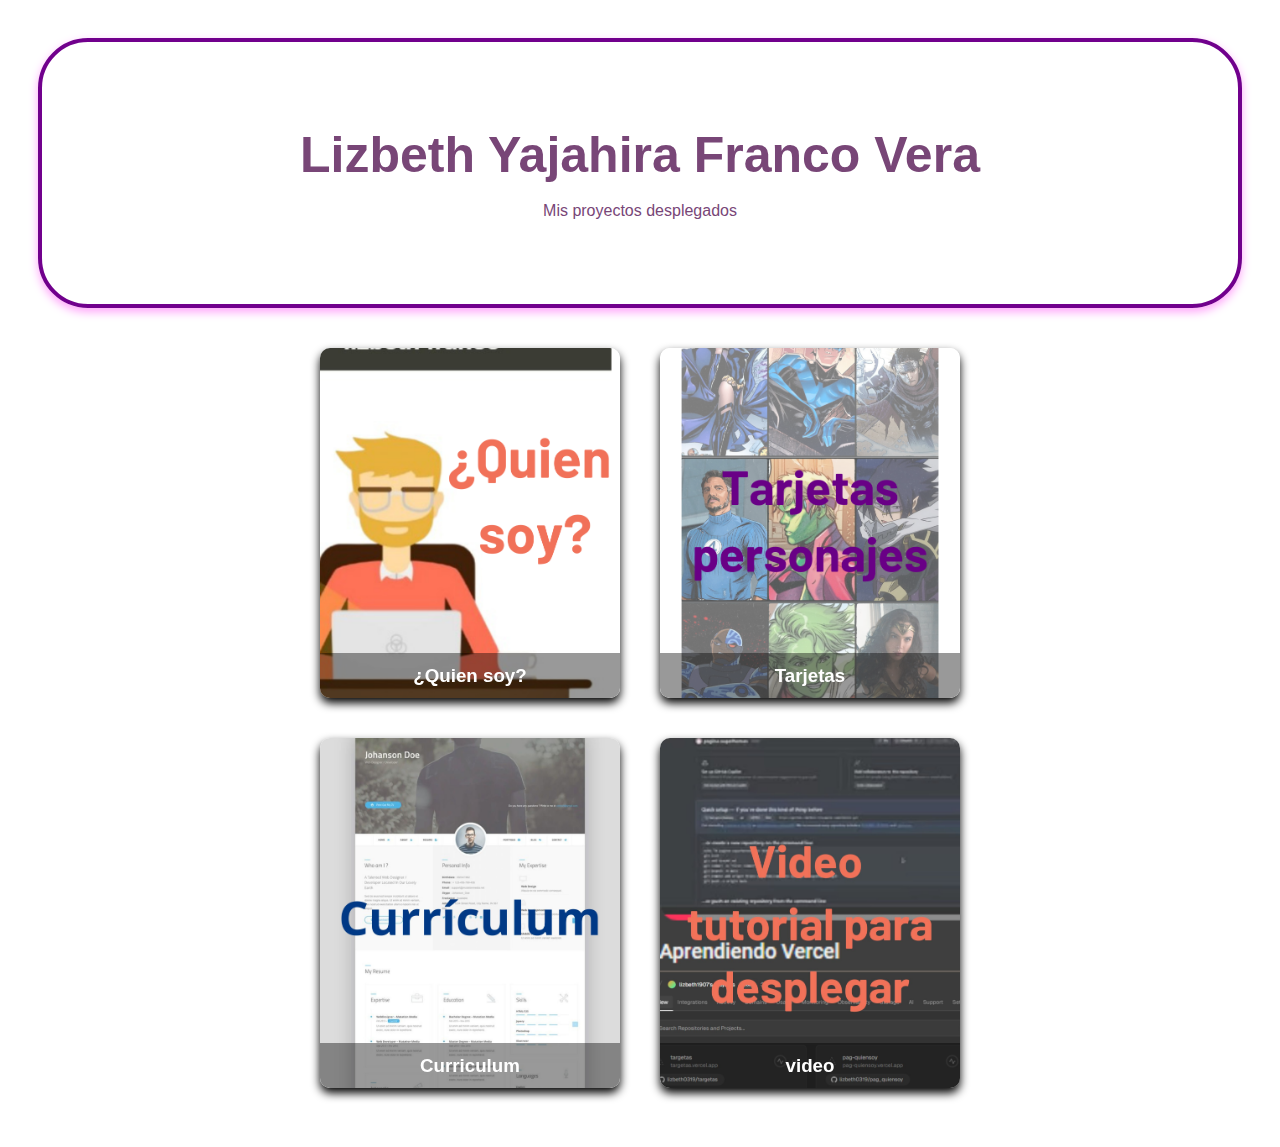
<file: index.html>
<!DOCTYPE html>
<html lang="en">
<head>
    <meta charset="UTF-8">
    <meta http-equiv="X-UA-Compatible" content="IE=edge">
    <meta name="viewport" content="width=device-width, initial-scale=1.0">
    <title>Document</title>
    <link rel="stylesheet" href="styless.css">
</head>
<body>

    <div class="contenedor">  <!--contenedor grande*/-->

        <div class="superior">
            <h1>Lizbeth Yajahira Franco Vera </h1>
            <br> 
            <p>Mis proyectos desplegados</p>
         </div>
         

        <div class="cartas">
            <div class="card">
                <div class="face front">
                    <img src="img/1.jpg" alt="">
                    <h3>¿Quien soy?</h3>
                </div>
                <div class="face back">
                    <h3>¿Quien soy?</h3>
                    <p> Descripcion:proyecto  de la pagina quien soy yo </p>
                    <div class="link">                    
                        <a href="soyyo/index.html">Mirar</a>
                    </div>
                </div>
            </div>

            <div class="card">
                <div class="face front">
                    <img src="img/2.jpg" alt="">
                    <h3>Tarjetas</h3>
                </div>
                <div class="face back">
                    <h3>Tarjetas</h3>
                    <p>Depcripcion: proyecto tarjetas de superheroe hechas con display grid</p>
                    <div class="link">
                        <a href="tarjetas2/index.html">Mirar</a>
                    </div>
                </div>
            </div>

            <div class="card">
                <div class="face front">
                    <img src="img/3.jpg" alt="">
                    <h3>Curriculum</h3>
                </div>
                <div class="face back">
                    <h3>Curriculum</h3>
                    <p>Depcripcion: proyecto de enmaquetar un Curriculum  lo mas parecido a la imagen referente ,con respomsibilidad  </p>
                    <div class="link">
                        <a href="enmaqueta/index.html" >Mirar</a>
                    </div>
                </div>
            </div>

            <div class="card">
                <div class="face front">
                    <img src="img/4.jpg" alt="">
                    <h3>video</h3>
                </div>
                <div class="face back">
                    <h3>Video</h3>
                    <p>Depcripcion:video tutorial sobre como desplegar en vercel</p>
                    <div class="link">
                        <a href="https://youtu.be/Th1XA5SYZZA" target="_blank">Mirar</a>
                    </div>
                </div>

            </div>
        </div>   
    </div><!--contenedor grande*/-->
</body>
</html>
</file>
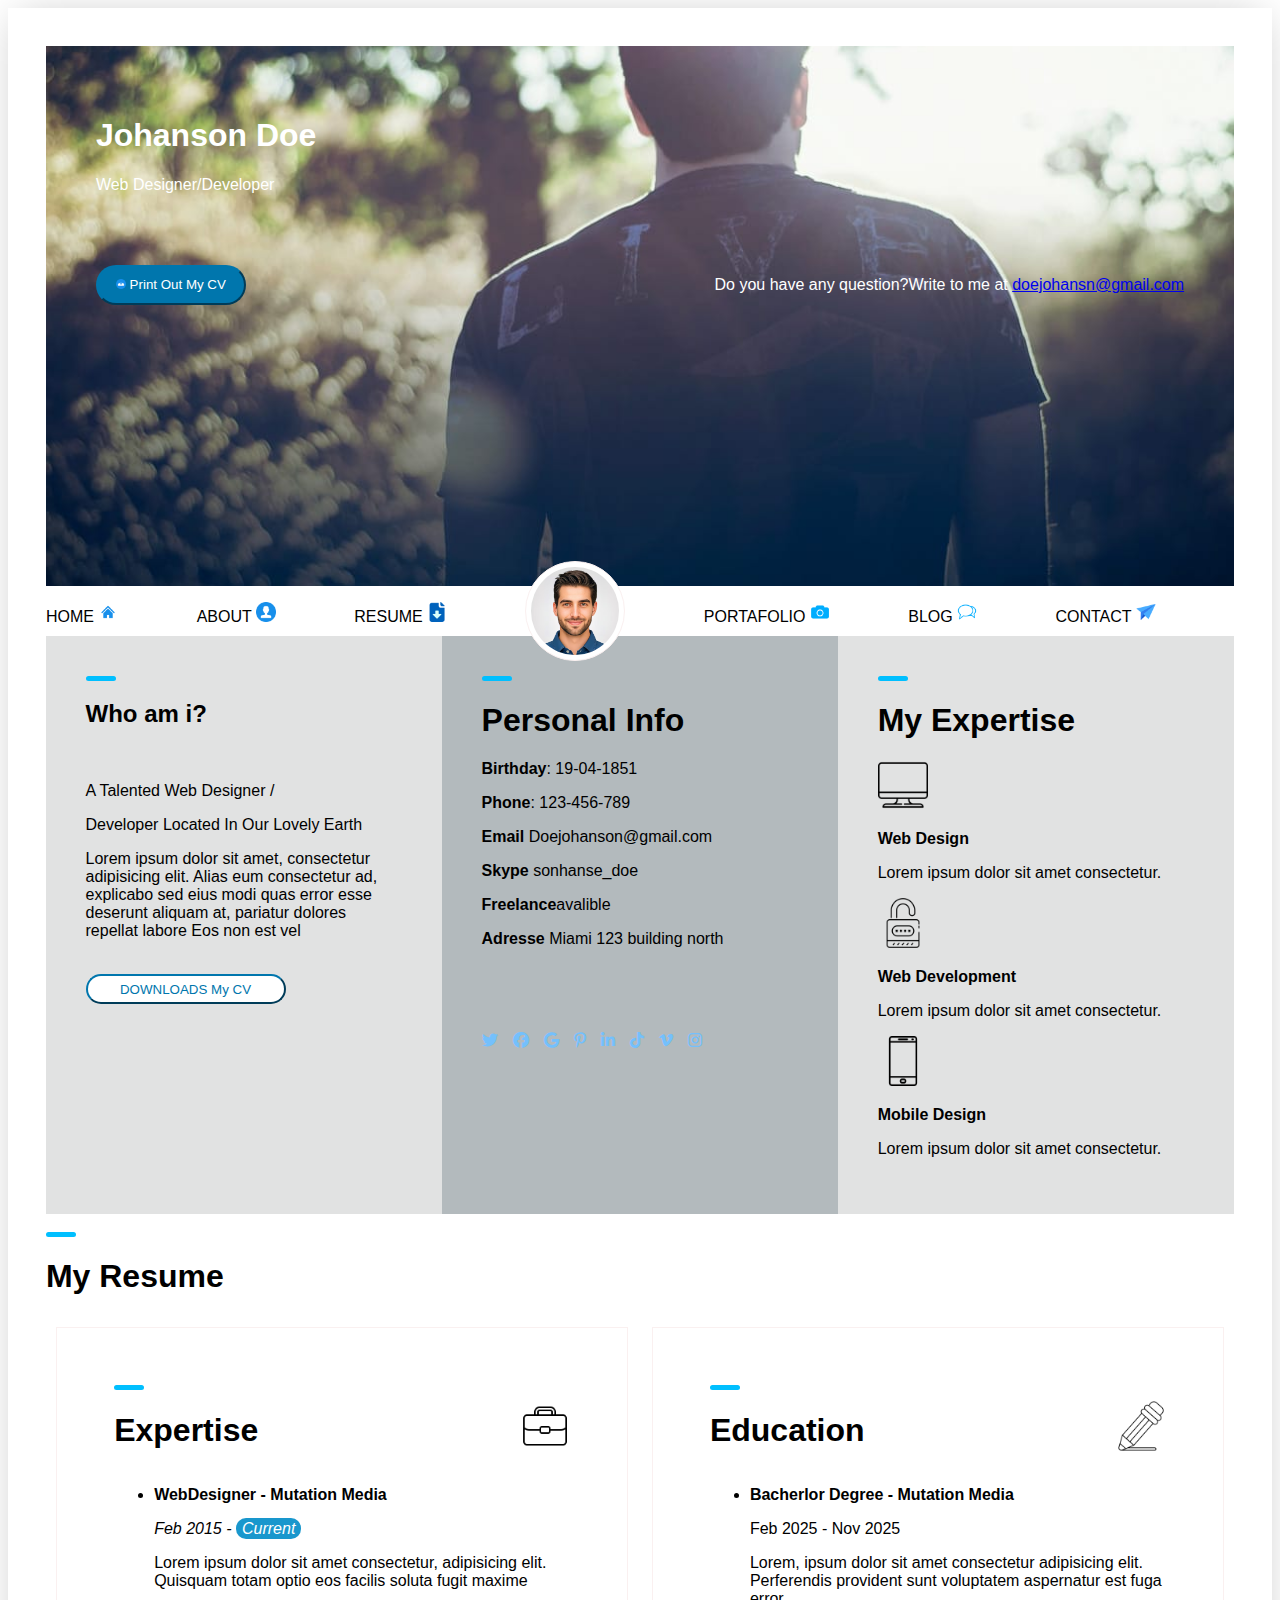
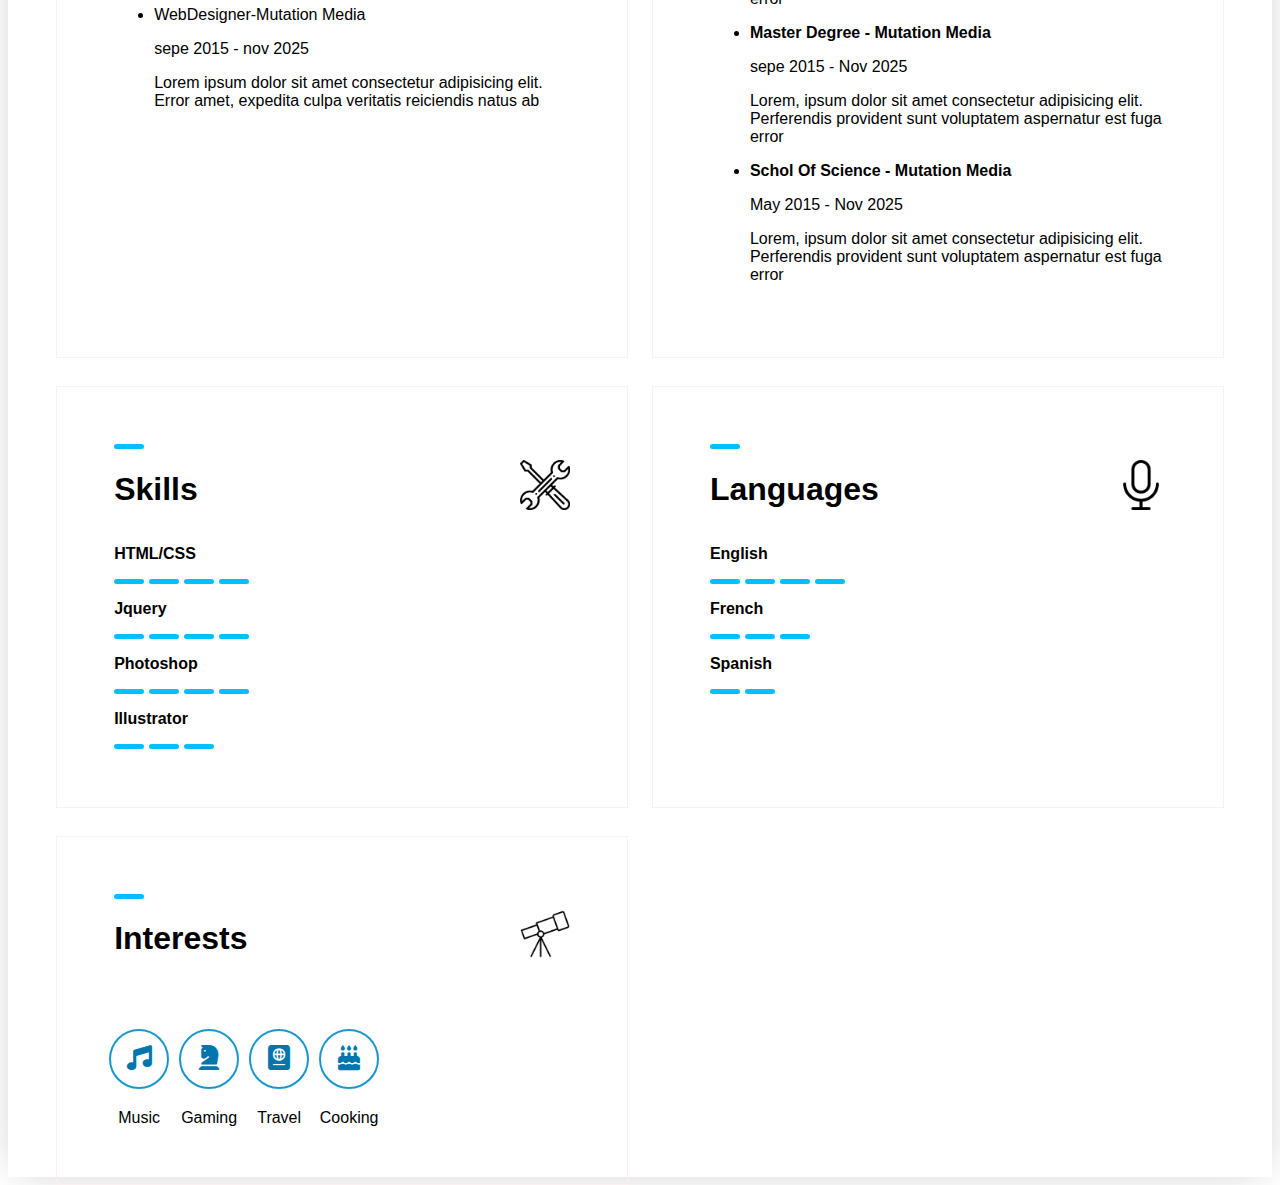
<file: enmaqueta/index.html>
<!DOCTYPE html>
<html lang="en">
<head>
    <meta charset="UTF-8">
    <meta name="viewport" content="width=device-width, initial-scale=1.0">
    <link rel="stylesheet" href="./styles.css">
    <link rel="stylesheet" href="https://cdnjs.cloudflare.com/ajax/libs/font-awesome/6.5.1/css/all.min.css">
    <title>trabajo emaquetar 2025</title>
</head>
<body>
    
<!--separacion por div-->

<div class="contenerdor"><!--primer div cuerpo-->

    <div class="centrar"><!--segundo div base-->

        <div class="divfondoi"><!--encabezado imagen-->
            <div><!--textos grande-->
                <h1 style="color: white;">Johanson Doe</h1>
                <p>Web Designer/Developer</p>
            </div><!--textos grande-->
            <div class="print">
                <div><!--boton-->
                    <button><img  class="descarga" src="imagen/flecha.jpg"> Print Out My CV</button>
                </div><!--boton-->
               <div class="otro" ><!--enlace-->
                <p>Do you have any question?Write to me at <a href="#">doejohansn@gmail.com</a></p>
               </div> <!--enlace-->
            </div>
        </div><!--encabezado imagen-->


        <div class="menu">
            <div class="menu-item"><p>HOME <img class="iconomini" src="imagen/casa.jpg"></p></div>
            <div class="menu-item"><p>ABOUT <img class="iconomini" src="imagen/usuario.jpg"></p></div>
            <div class="menu-item"><p>RESUME <img class="iconomini" src="imagen/descarga.jpg"></p></div>
             <div class="menu-imagen"><img src="imagen/perfil.jpg" id="perfil"></div>
            <div class="menu-item"><p>PORTAFOLIO <img class="iconomini" src="imagen/camara.jpg"></p></div>
            <div class="menu-item"><p>BLOG <img class="iconomini" src="imagen/comunicacion.jpg"></p></div>
            <div class="menu-item"><p>CONTACT <img class="iconomini" src="imagen/avion-de-papel.jpg"></p></div>
        </div>


        
        <div class="div2"><!--cuadro part1-->
            <div class="cuadro" id="cuadro1"><!--cuadro1-->
                <div class="progress-bar">
                    <div class="segment filled"></div>
                </div>
                <h2>Who am i?</h2><br>
                <p>A Talented Web Designer / </p>
                <p>Developer Located In Our Lovely Earth</p>
                <p>Lorem ipsum dolor sit amet, consectetur adipisicing elit. Alias eum consectetur ad, 
                explicabo sed eius modi quas error esse deserunt aliquam at, pariatur dolores repellat labore Eos non est vel</p>
                <br>
                <button class="botonb">DOWNLOADS My CV</button>
            </div><!--cuadro1-->

            <div class="cuadro" id="cuadro2"><!--cuadro2-->
                <div class="progress-bar">
                    <div class="segment filled"></div>
                </div>
                <h1>Personal Info</h1>
                <b><p>Birthday</b>: 19-04-1851 </p>
                <b><p>Phone</b>: 123-456-789 </p>
                <b><p>Email</b> Doejohanson@gmail.com</p>
                <b><p>Skype</b> sonhanse_doe</p>
                <b><p>Freelance</b>avalible </p>
                <b><p>Adresse</b> Miami 123 building north</p>
                <br>
                    <div class="iconos">
                        <i class="fa-brands fa-twitter" style="color: #74C0FC;"></i>
                        <i class="fa-brands fa-facebook" style="color: #74C0FC;"></i>
                        <i class="fa-brands fa-google" style="color: #74C0FC;"></i>
                        <i class="fa-brands fa-pinterest-p" style="color: #74C0FC;"></i>
                        <i class="fa-brands fa-linkedin-in" style="color: #74C0FC;"></i>
                        <i class="fa-brands fa-tiktok" style="color: #74C0FC;"></i>
                        <i class="fa-brands fa-vimeo-v" style="color: #74C0FC;"></i>
                        <i class="fa-brands fa-instagram" style="color: #74C0FC;"></i>
                    </div>
            </div><!--cuadro2--> 

            <div class="cuadro" id="cuadro3"><!--cuadro3-->
                <div class="progress-bar">
                    <div class="segment filled"></div>
                </div>
                <h1>My Expertise</h1>
                <img class="icones" src="imagen/pantalla.jpg"><br>
                <b><p>Web Design</p></b>
                <p>Lorem ipsum dolor sit amet consectetur.</p>
                <img class="icones" src="imagen/candado.jpg"><br>
                <b><p>Web Development</p></b>
                <p>Lorem ipsum dolor sit amet consectetur.</p>
                <img  class="icones" src="imagen/telefono.jpg"><br>
                <b><p>Mobile Design</p></b>
                <p>Lorem ipsum dolor sit amet consectetur.</p>
            </div><!--cuadro3-->

        </div><!--cuadro p1-->


        <div class="medio--"><!--div medio-->
            <br>
            <div class="progress-bar">
                <div class="segment filled"></div>
            </div>
            <h1>My Resume</h1>
        </div><!--div medio-->



        <div class="queso"><!--PART 2-->
            <div class="cuadros" id="quesito0"> <!--cuadro1---->
                <div class="print">
                    <div><div class="progress-bar">
                        <div class="segment filled"></div>
                    </div><h1>Expertise</h1></div>
                    <div> <img class="icone" src="imagen/maletin.jpg"><br></div>
                </div>

                <div>
                    <ul>
                        <li class="azul"><p><b>WebDesigner - Mutation Media</b></p></li>
                        <p><em>Feb 2015 - <span class="actualmente">Current</span></em></p>
                        <p>Lorem ipsum dolor sit amet consectetur, adipisicing elit. Quisquam totam optio eos facilis soluta fugit maxime</p>
                        <li  class="azul"> <p>WebDesigner-Mutation Media</p></li>
                        <p>sepe 2015 - nov 2025</p>
                        <p>Lorem ipsum dolor sit amet consectetur adipisicing elit. Error amet, expedita culpa veritatis reiciendis natus ab</p>
                    </ul>
                </div>

            </div><!--cuadro1---->
           


            <div class="cuadros" id="quesito2"><!--cuadro2---->
                <div class="print">
                    <div><div class="progress-bar">
                        <div class="segment filled"></div>
                    </div><h1>Education</h1></div>
                    <div><img class="icone" src="imagen/lapiz.jpg"><br></div>
                </div>

                <div>
                    <ul>
                        <li class="azul"> <p><b>Bacherlor Degree - Mutation Media</b></p></li>
                        <p>Feb 2025 - Nov 2025</p>
                        <p>Lorem, ipsum dolor sit amet consectetur adipisicing elit. Perferendis provident sunt voluptatem aspernatur est fuga error</p>
                        <li class="azul"><p><b>Master Degree - Mutation Media</b> </p></li>
                        <p>sepe 2015 - Nov 2025</p>
                        <p>Lorem, ipsum dolor sit amet consectetur adipisicing elit. Perferendis provident sunt voluptatem aspernatur est fuga error</p>
                        <li class="azul"><p><b>Schol Of Science - Mutation Media</b> </p></li>
                        <p>May 2015 - Nov 2025</p>
                        <p>Lorem, ipsum dolor sit amet consectetur adipisicing elit. Perferendis provident sunt voluptatem aspernatur est fuga error</p>
                    </ul>
                </div>
                
            </div><!--cuadro2---->



            <div class="cuadros" id="quesito3"><!--cuadro3---->
                <div class="print">
                    <div><div class="progress-bar">
                        <div class="segment filled"></div>
                    </div><h1>Skills</h1></div>
                     <div><img class="icone" src="imagen/herramientas.jpg"><br></div>
                  </div> 

                <div>
                    <p><b>HTML/CSS</b></p>
                        <div class="progress-bar">
                            <div class="segment filled"></div>
                            <div class="segment filled"></div>
                            <div class="segment filled"></div>
                            <div class="segment filled"></div>
                        </div>

                    <p><b>Jquery</b></p>
                        <div class="progress-bar">
                            <div class="segment filled"></div>
                            <div class="segment filled"></div>
                            <div class="segment filled"></div>
                            <div class="segment filled"></div>
                        </div>

                    <p><b>Photoshop</b></p>
                        <div class="progress-bar">
                            <div class="segment filled"></div>
                            <div class="segment filled"></div>
                            <div class="segment filled"></div>
                            <div class="segment filled"></div>
                        </div>

                    <p><b>Illustrator</b></p>
                        <div class="progress-bar">
                            <div class="segment filled"></div>
                            <div class="segment filled"></div>
                            <div class="segment filled"></div>
                        </div>
                </div>
            </div><!--cuadro3---->
               


            <div class="cuadros" id="quesito4"><!--cuadro4---->
                <div class="print">
                    <div ><div class="progress-bar">
                        <div class="segment filled"></div>
                    </div><h1>Languages</h1></div>
                    <div> <img class="icone" src="imagen/microfono.jpg"><br></div>
                </div>

                <div>
                    <p><b>English</b></p>
                    <div class="progress-bar">
                        <div class="segment filled"></div>
                        <div class="segment filled"></div>
                        <div class="segment filled"></div>
                        <div class="segment filled"></div>
                    </div>

                    <p><b>French</b></p>
                    <div class="progress-bar">
                        <div class="segment filled"></div>
                        <div class="segment filled"></div>
                        <div class="segment filled"></div>
                    </div>
                    <p><b>Spanish</b></p>
                    <div class="progress-bar">
                        <div class="segment filled"></div>
                        <div class="segment filled"></div>
                    </div>
                </div>
            </div><!--cuadro4---->



            <div class="cuadros" id="quesito5"><!--cuadro5---->
                <div class="print">
                    <div><div class="progress-bar">
                        <div class="segment filled"></div>
                    </div><h1>Interests</h1> </div>
                    <div><img class="icone" src="imagen/telescopio.jpg"><br></div>
                </div>

                <div class="ubication-interests">
                    <i class="fa-solid fa-music fa-2xl" style="color:#0076ad;"></i>
                    <i class="fa-solid fa-chess-knight fa-2xl" style="color: #0076ad;"></i>
                    <i class="fa-solid fa-passport fa-2xl" style="color: #0076ad;"></i>
                    <i class="fa-solid fa-cake-candles fa-2xl" style="color:#0076ad;"></i>
                    <p>Music</p>
                    <p>Gaming</p>
                    <p>Travel</p>
                    <p>Cooking</p>
                </div>
                
            </div><!--cuadro5---->
        </div><!--PART 2-->

    </div><!--segundo div base-->
</div><!--primer div cuerpo-->
</body>
</html>
</file>
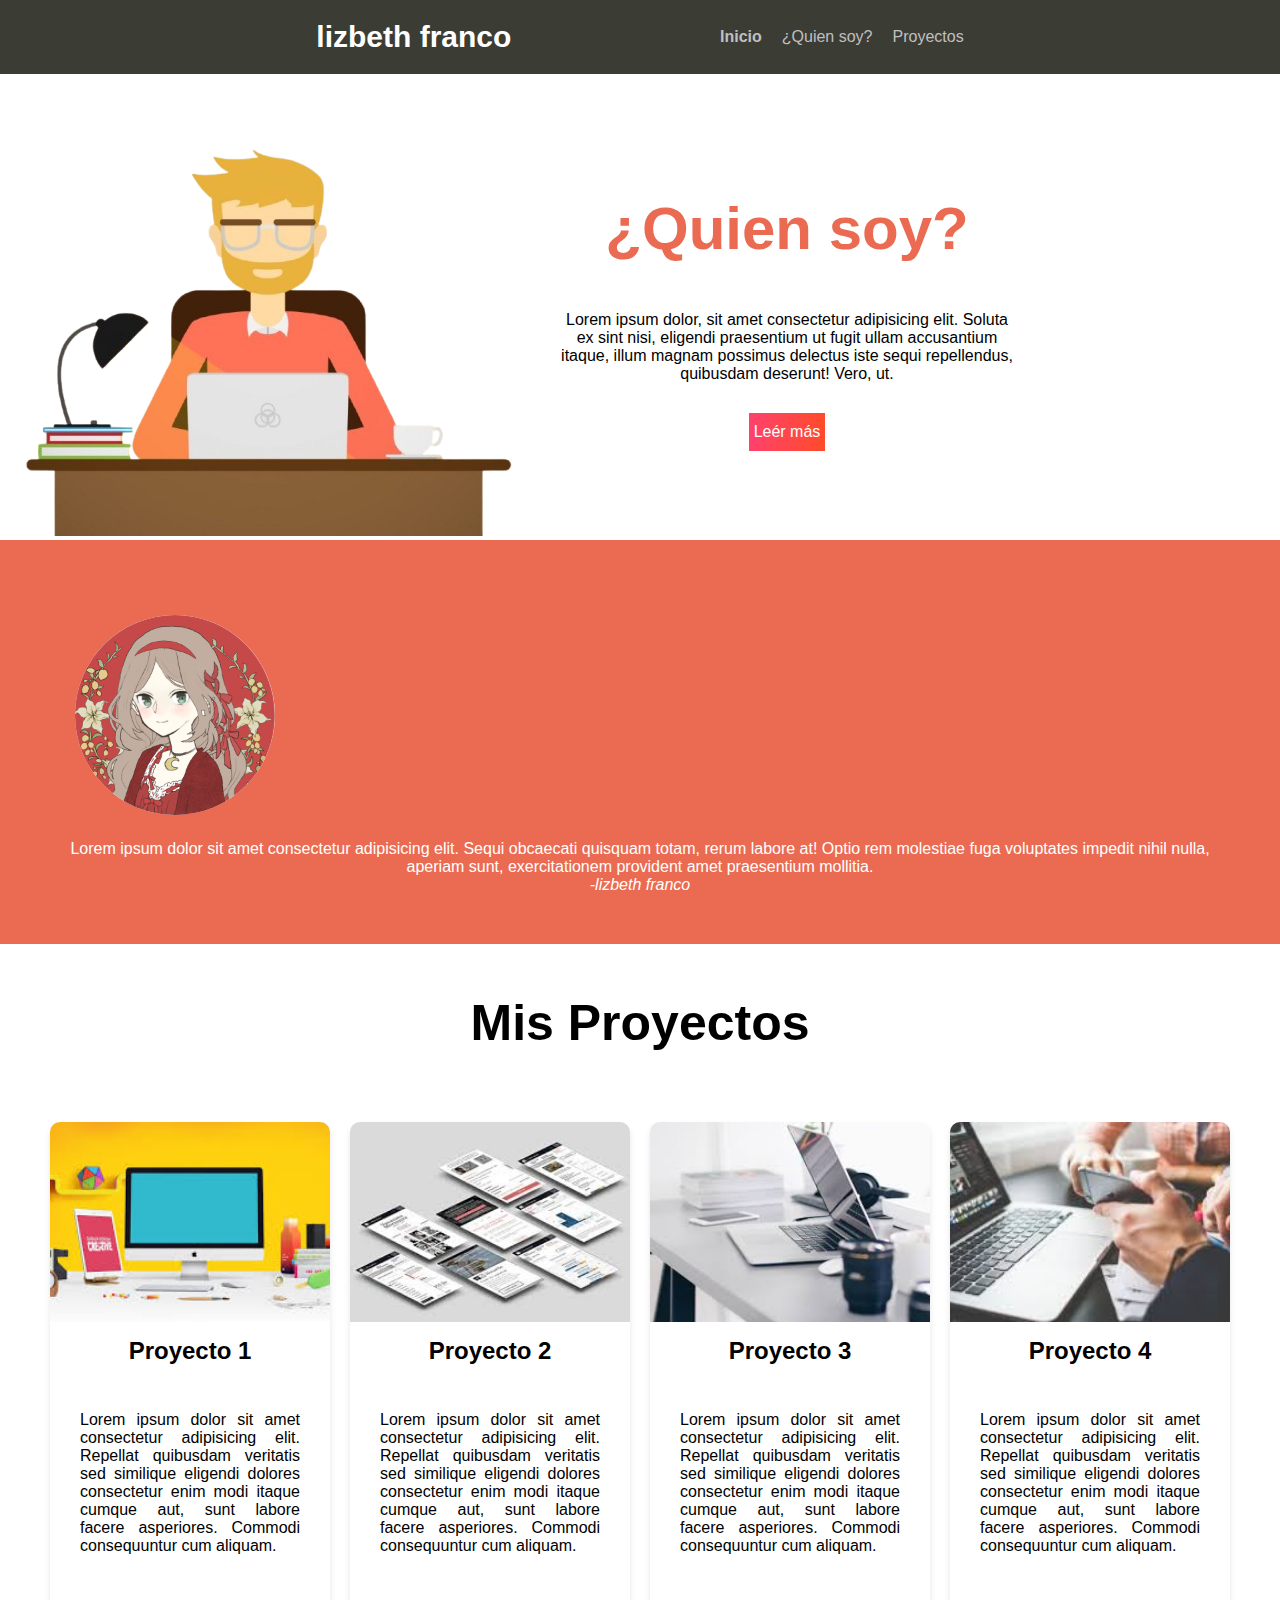
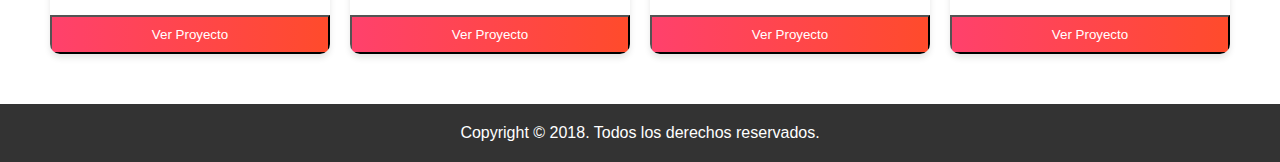
<file: soyyo/index.html>
<!DOCTYPE html>
<html lang="en">
<head>
    <meta charset="UTF-8">
    <meta name="viewport" content="width=device-width, initial-scale=1.0">
    <link rel="stylesheet" href="style.css">
    <title>Document</title>
</head>
<body>
    <header><!--encabezado-->
        <nav class="container navegacion ">
            <h1><b>lizbeth</b> franco</h1> 
            <div class="opsiones">
                <a href="#"><b>Inicio</b></a>
                <a href="#">¿Quien soy?</a>
                <a href="#">Proyectos</a>
            </div>
        </nav>
    </header><!--fin encabezado-->
<div class="containero"><!--cuerpo-->
    <div class="contiene"><!--cuadro 1-->
        <div class="rep"><img src="./img/1.png" ></div>
        <div class="text">
            <p class="titulo">¿Quien soy?</p>
            <br>
            <p>Lorem ipsum dolor, sit amet consectetur adipisicing elit. Soluta ex sint nisi, eligendi praesentium ut fugit ullam accusantium itaque, illum magnam possimus delectus iste sequi repellendus, quibusdam deserunt! Vero, ut.</p>
            <a href="#" class="btn">Leér más</a>
        </div>
    </div><!--cuadro 1-->
<div class="cuadro2" style="text-align: center; padding: 50px;"> <!--cuadro 2-->
    <div class="iman" ><img src="./img/2.png" style="text-align: center" ></div>
    <div class="texto">
     <p>Lorem ipsum dolor sit amet consectetur adipisicing elit. Sequi obcaecati quisquam totam, rerum labore at! Optio rem molestiae fuga voluptates impedit nihil nulla, aperiam sunt, exercitationem provident amet praesentium mollitia.</p>
        <i>-lizbeth franco </i>
    </div>
</div><!--fin cuadro 2-->
<div class="espacio3">
    <h1 class="titulo-proyectos">Mis Proyectos</h1>
    <div class="contenedor-espacio3">
        <div class="proyectos">
            <img src="./img/3.png" alt="Proyecto 1">
            <h3>Proyecto 1</h3>
            <p>Lorem ipsum dolor sit amet consectetur adipisicing elit. Repellat quibusdam veritatis sed similique
                eligendi dolores consectetur enim modi itaque cumque aut, sunt labore facere asperiores. Commodi
                consequuntur cum aliquam.</p>
            <button>Ver Proyecto</button>
        </div>

        <div class="proyectos">
            <img src="./img/4.png" alt="Proyecto 2">
            <h3>Proyecto 2</h3>
            <p>Lorem ipsum dolor sit amet consectetur adipisicing elit. Repellat quibusdam veritatis sed similique
                eligendi dolores consectetur enim modi itaque cumque aut, sunt labore facere asperiores. Commodi
                consequuntur cum aliquam.</p>
            <button>Ver Proyecto</button>
        </div>

        <div class="proyectos">
            <img src="./img/5.png" alt="Proyecto 3">
            <h3>Proyecto 3</h3>
            <p>Lorem ipsum dolor sit amet consectetur adipisicing elit. Repellat quibusdam veritatis sed similique
                eligendi dolores consectetur enim modi itaque cumque aut, sunt labore facere asperiores. Commodi
                consequuntur cum aliquam.</p>
            <button>Ver Proyecto</button>
        </div>

        <div class="proyectos">
            <img src="./img/6.png" alt="Proyecto 4">
            <h3>Proyecto 4</h3>
            <p>Lorem ipsum dolor sit amet consectetur adipisicing elit. Repellat quibusdam veritatis sed similique
                eligendi dolores consectetur enim modi itaque cumque aut, sunt labore facere asperiores. Commodi
                consequuntur cum aliquam.</p>
            <button>Ver Proyecto</button>
        </div>
    </div>
</div><!--fin cuerpo-->
<div class="barra-inferior">
    <p>Copyright © 2018. Todos los derechos reservados.</p>
</div>
</body>
</html>
</file>
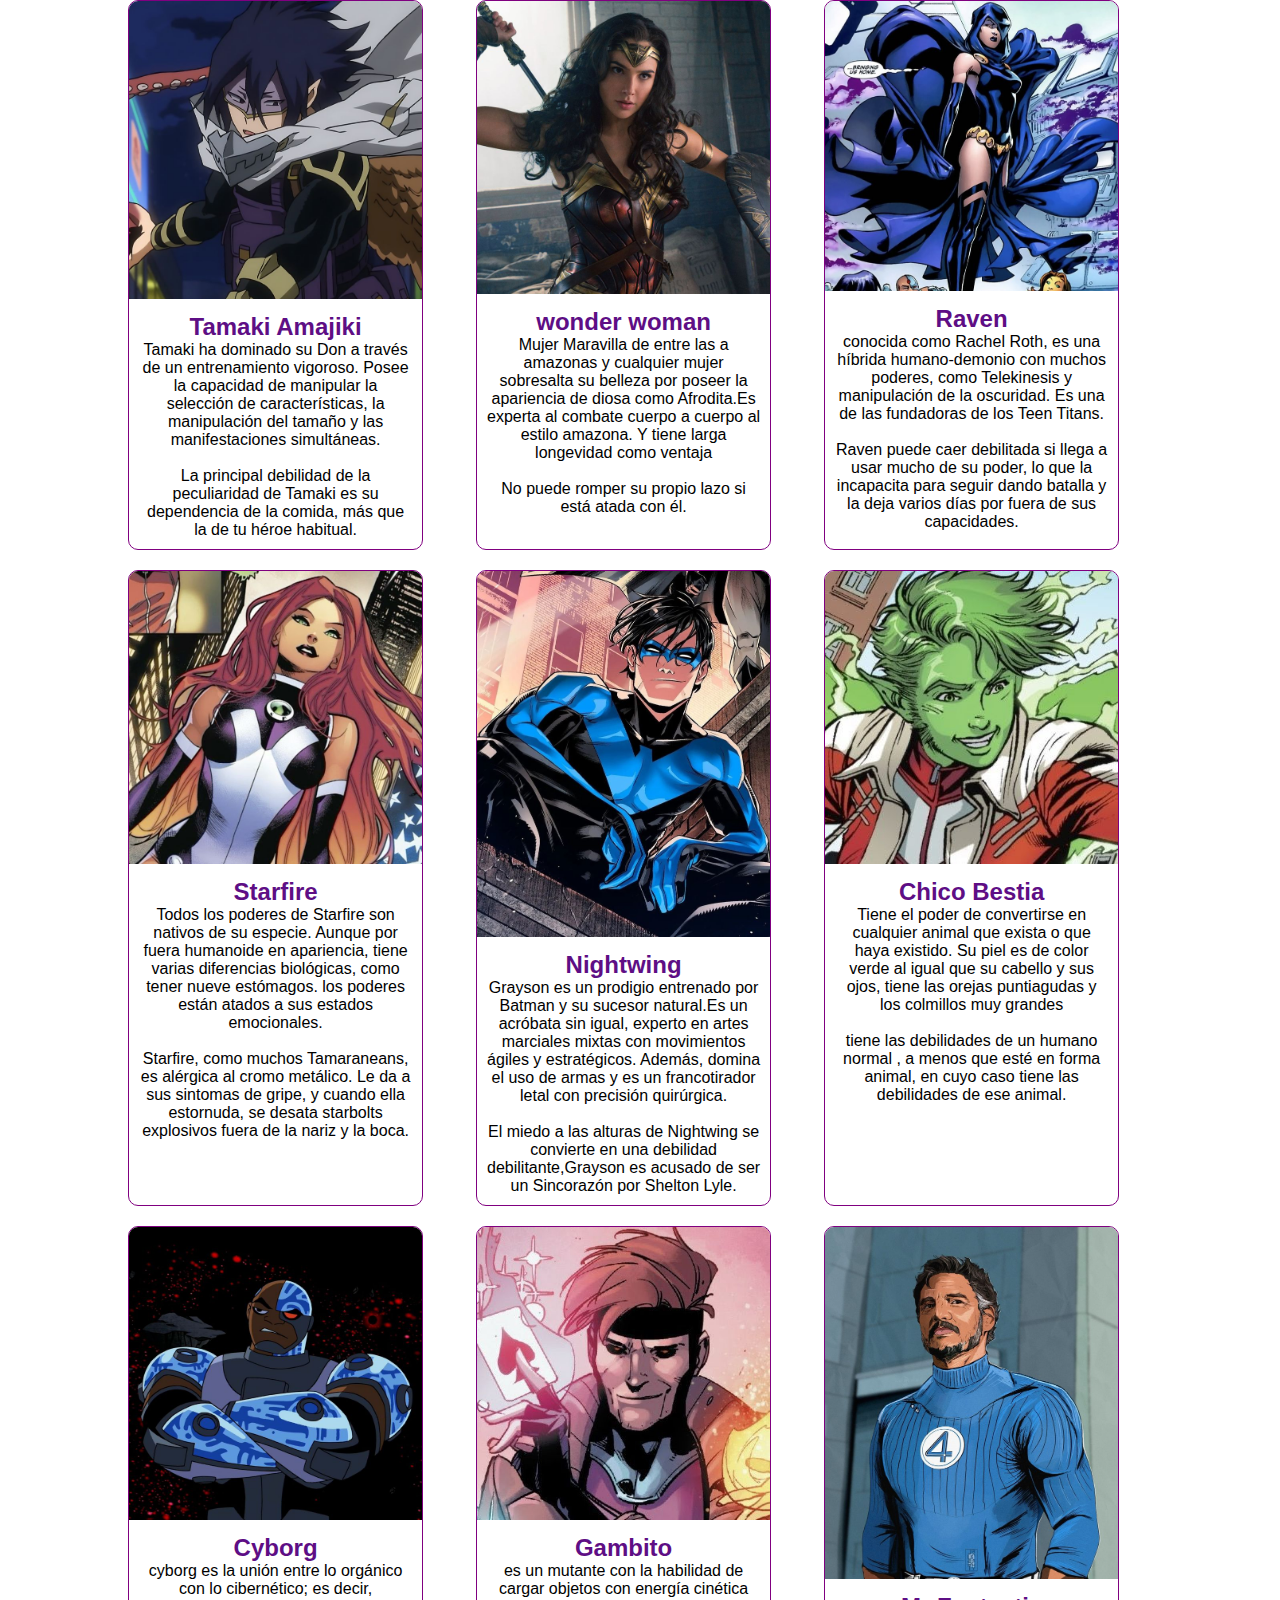
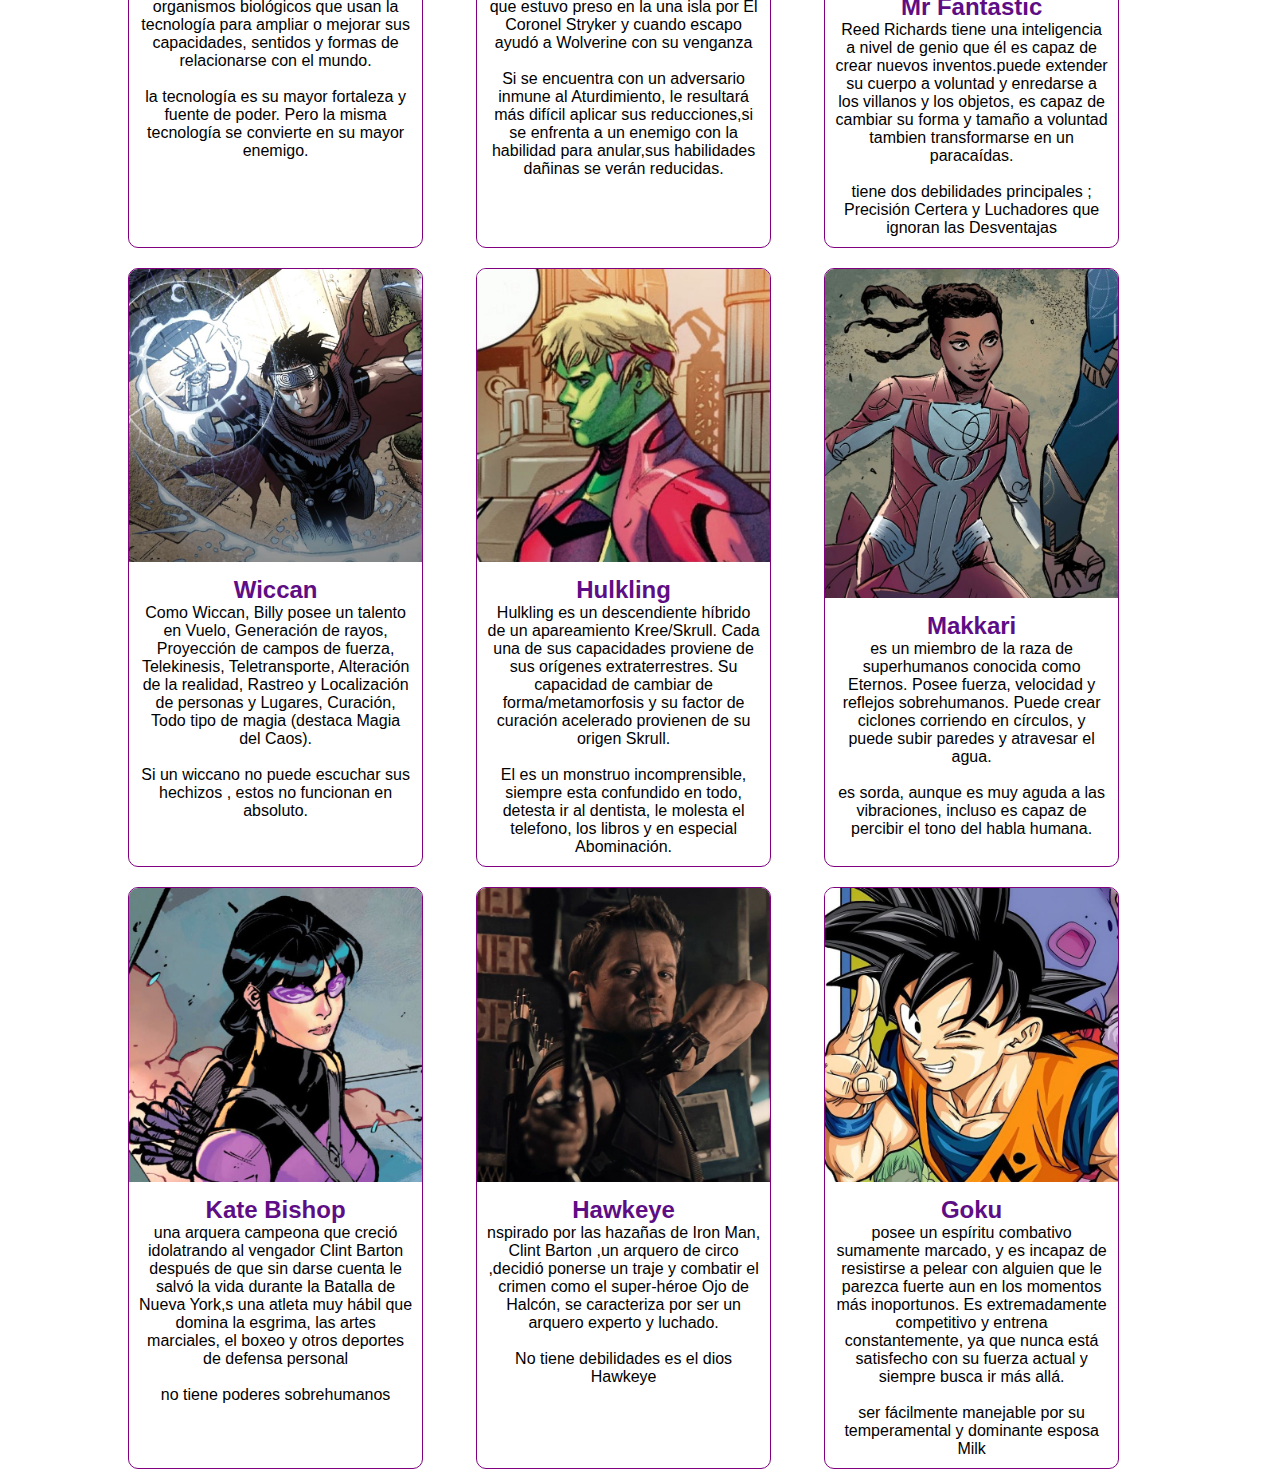
<file: tarjetas2/index.html>
<!DOCTYPE html>
<html lang="en">
<head>
    <meta charset="UTF-8">
    <meta name="viewport" content="width=device-width, initial-scale=1.0">
    <link rel="stylesheet" href="tecito.css">
    <title>Galeria personasjes</title>
</head>
<body>
   
<div class="container">
   
    <div class="card" id="card1">
        <div><img src="img/1.jpg"></div>
        <div class="contenido">
            <h2>Tamaki Amajiki</h2>
             <p>Tamaki ha dominado su Don a través de un entrenamiento vigoroso. Posee la capacidad de manipular la selección de características, la manipulación del tamaño y las manifestaciones simultáneas.</p>
             <br>
             <p>La principal debilidad de la peculiaridad de Tamaki es su dependencia de la comida, más que la de tu héroe habitual. </p>
        </div>
    </div><!--card 1-->
    <div class="card">
        <div><img src="img/2.jpg"></div>
        <div class="contenido">
            <h2>wonder woman</h2>
            <p>Mujer Maravilla de entre las a amazonas y cualquier mujer sobresalta su belleza por poseer la apariencia de diosa como Afrodita.Es experta al combate cuerpo a cuerpo al estilo amazona. Y tiene larga longevidad como ventaja</p>
            <br>
            <p>No puede romper su propio lazo si está atada con él.</p>
        </div>
    </div><!--card 2-->
    <div class="card">
        <div><img src="img/3.jpg"></div>
        <div class="contenido">
            <h2>Raven</h2>
             <p>conocida como Rachel Roth, es una híbrida humano-demonio con muchos poderes, como Telekinesis y manipulación de la oscuridad. Es una de las fundadoras de los Teen Titans.</p>
             <br>
             <p>Raven puede caer debilitada si llega a usar mucho de su poder, lo que la incapacita para seguir dando batalla y la deja varios días por fuera de sus capacidades. </p>
        </div>
     </div><!--card 3-->
     <div class="card">
        <div><img src="img/4.jpg"></div>
        <div class="contenido">
            <h2>Starfire</h2>
             <p>Todos los poderes de Starfire son nativos de su especie. Aunque por fuera humanoide en apariencia, tiene varias diferencias biológicas, como tener nueve estómagos. los poderes  están atados a sus estados emocionales.</p>
             <br>
             <p> Starfire, como muchos Tamaraneans, es alérgica al cromo metálico. Le da a sus sintomas de gripe, y cuando ella estornuda, se desata starbolts explosivos fuera de la nariz y la boca.</p>
        </div>
     </div><!--card 4-->
     <div class="card">
        <div><img src="img/5.jpg"></div>
        <div class="contenido">
            <h2>Nightwing</h2>
             <p>Grayson es un prodigio entrenado por Batman y su sucesor natural.Es un acróbata sin igual, experto en artes marciales mixtas con movimientos ágiles y estratégicos. Además, domina el uso de armas y es un francotirador letal con precisión quirúrgica.</p>
             <br>
             <p> El miedo a las alturas de Nightwing se convierte en una debilidad debilitante,Grayson es acusado de ser un Sincorazón por Shelton Lyle. </p>
        </div>   
    </div><!--card 5--> 
    <div class="card">
        <div><img src="img/6.jpg"></div>
        <div class="contenido">
            <h2> Chico Bestia </h2>
             <p>Tiene el poder de convertirse en cualquier animal que exista o que haya existido. Su piel es de color verde al igual que su cabello y sus ojos, tiene las orejas puntiagudas y los colmillos muy grandes</p>
             <br>
             <p>tiene las debilidades de un humano normal , a menos que esté en forma animal, en cuyo caso tiene las debilidades de ese animal.</p>
        </div>   
    </div><!--card 6--> 
    <div class="card">
        <div><img src="img/7.jpg"></div>
        <div class="contenido">
            <h2>Cyborg</h2>
             <p>cyborg es la unión entre lo orgánico con lo cibernético; es decir, organismos biológicos que usan la tecnología para ampliar o mejorar sus capacidades, sentidos y formas de relacionarse con el mundo.</p>
             <br>
             <p> la tecnología es su mayor fortaleza y fuente de poder. Pero la misma tecnología se convierte en su mayor enemigo. </p>
        </div>   
    </div><!--card 7-->
    <div class="card">
        <div><img src="img/8.jpg"></div>
        <div class="contenido">
            <h2>Gambito</h2>
             <p> es un mutante con la habilidad de cargar objetos con energía cinética que estuvo preso en la una isla por El Coronel Stryker y cuando escapo ayudó a Wolverine con su venganza</p>
             <br>
             <p> Si se encuentra con un adversario inmune al Aturdimiento, le resultará más difícil aplicar sus reducciones,si se enfrenta a un enemigo con la habilidad para anular,sus habilidades dañinas se verán reducidas.</p>
        </div>   
    </div><!--card 8-->
    <div class="card">
        <div><img src="img/9.jpg"></div>
        <div class="contenido">
            <h2>Mr Fantastic</h2>
             <p> Reed Richards tiene una inteligencia a nivel de genio que él es capaz de crear nuevos inventos.puede extender su cuerpo a voluntad y enredarse a los villanos y los objetos, es capaz de cambiar su forma y tamaño a voluntad tambien transformarse en un paracaídas.</p>
             <br>
             <p>  tiene dos debilidades principales ; Precisión Certera y Luchadores que ignoran las Desventajas</p>
        </div>   
    </div><!--card 9-->
    <div class="card" >
        <div><img src="img/10.jpg"></div>
        <div class="contenido">
            <h2>Wiccan </h2>
             <p>Como Wiccan, Billy posee un talento en Vuelo, Generación de rayos, Proyección de campos de fuerza, Telekinesis, Teletransporte, Alteración de la realidad, Rastreo y Localización de personas y Lugares, Curación, Todo tipo de magia (destaca Magia del Caos).</p>
             <br>
             <p>Si un wiccano no puede escuchar sus hechizos , estos no funcionan en absoluto. </p>
        </div>   
    </div><!--card 10-->
    <div class="card">
        <div><img src="img/11.jpg"></div>
        <div class="contenido">
            <h2>Hulkling</h2>
             <p>Hulkling es un descendiente híbrido de un apareamiento Kree/Skrull. Cada una de sus capacidades proviene de sus orígenes extraterrestres. Su capacidad de cambiar de forma/metamorfosis y su factor de curación acelerado provienen de su origen Skrull.</p>
             <br>
             <p>El es un monstruo incomprensible, siempre esta confundido en todo, detesta ir al dentista, le molesta el telefono, los libros y en especial Abominación. </p>
        </div>   
    </div><!--card 11-->
    <div class="card">
        <div><img src="img/12.jpg"></div>
        <div class="contenido">
            <h2>Makkari</h2>
             <p>es un miembro de la raza de superhumanos conocida como Eternos. Posee fuerza, velocidad y reflejos sobrehumanos. Puede crear ciclones corriendo en círculos, y puede subir paredes y atravesar el agua.</p>
             <br>
             <p>es sorda, aunque es muy aguda a las vibraciones, incluso es capaz de percibir el tono del habla humana. </p>
        </div>   
    </div><!--card 12-->
    <div class="card">
        <div><img src="img/13.jpg"></div>
        <div class="contenido">
            <h2>Kate Bishop </h2>
             <p>una arquera campeona que creció idolatrando al vengador Clint Barton después de que sin darse cuenta le salvó la vida durante la Batalla de Nueva York,s una atleta muy hábil que domina la esgrima, las artes marciales, el boxeo y otros deportes de defensa personal</p>
             <br>
             <p>no tiene poderes sobrehumanos </p>
        </div>   
    </div><!--card 13-->
    <div class="card">
        <div><img src="img/14.jpg"></div>
        <div class="contenido">
            <h2>Hawkeye</h2>
             <p> nspirado por las hazañas de Iron Man, Clint Barton ,un arquero de circo ,decidió ponerse un traje y combatir el crimen como el super-héroe Ojo de Halcón,  se caracteriza por ser un arquero experto y luchado.</p>
             <br>
             <p>No tiene debilidades es el dios Hawkeye </p>
        </div>   
    </div><!--card 14-->
    <div class="card">
        <div><img src="img/15.jpg"></div>
        <div class="contenido">
            <h2>Goku</h2>
             <p>posee un espíritu combativo sumamente marcado, y es incapaz de resistirse a pelear con alguien que le parezca fuerte aun en los momentos más inoportunos. Es extremadamente competitivo y entrena constantemente, ya que nunca está satisfecho con su fuerza actual y siempre busca ir más allá.</p>
             <br>
             <p> ser fácilmente manejable por su temperamental y dominante esposa Milk 
    </div><!--card 15-->
</div><!--container-->
<style>
    
</style>
</body>
</html>
</file>
<file: styless.css>
:root{
    --color1:#e5bdee ;
    --color2:#f7d4ff ;
    --color3:#71008d  ;
    --color4:#660b7c ;
    --color5:#e1e2e2;
}
* {
    margin: 0;
    box-sizing: border-box;
    font-family: sans-serif;
}

body{
    padding: 3%;
    background-image: url('https://i.pinimg.com/736x/a3/a1/65/a3a165acd24d4941df4c37664121be3f.jpg'); 
    background-size: cover; 
    background-position: center;
    background-repeat: no-repeat; 
    background-attachment:fixed;
}

.contenedor {
    display: flex;
    justify-content:center;
    flex-direction: column;
    align-content: center;
    align-items: center;
    gap: 20px;
    min-height: 100%;
    
}

.superior {
    display: flex;
    flex-wrap: wrap;
    align-items: center;
    flex-direction: column;
    justify-content: center;
    position: relative;
    align-content: center;
    border: 4px solid;
    border-color: var(--color3);
    border-radius: 50px;
    background-color: var(--color2);
    color: #784677;
    height: 30vh;
    width: 100%;
}
.superior h1{
    font-size: 50px;
}
.superior {
    padding: 15px;
    box-shadow: 0 4px 10px rgb(255, 164, 250);
    transition: transform 0.3s ease, box-shadow 0.3s ease;
    text-decoration: none;
    overflow: hidden;
    background: linear-gradient(120deg, transparent, rgba(255, 255, 255, 0.1), transparent);
    transition: left 0.5s ease-in-out;
}

.superior:hover {
    transform: scale(1.05);
    box-shadow: 0 0 20px rgba(255, 255, 255, 0.5);
    background-color: #f7d4ff;
    transition: left 0.5s ease-in-out;

}

.superior:hover::before {
    left: 100%;
}






.cartas {
    display: flex;
    justify-content: center;
    align-items: center;
    width: 900px;
    flex-wrap: wrap;
    margin-left: 20%;
    margin-right: 20%;
    row-gap: 10%;
   
}

/*cartas */

.card {
    position: relative;
    width: 300px;
    height: 350px;
    margin: 20px;
}

.card .face {
    position: absolute;
    width: 100%;
    height: 100%;
    backface-visibility: hidden;
    border-radius: 10px;
    overflow: hidden;
    transition: .5s;
}

.card .front {
    transform: perspective(600px) rotateY(0deg);
    box-shadow: 0 5px 10px #000;
}

.card .front img {
    position: absolute;
    width: 100%;
    height: 100%;
    object-fit: cover;
}

.card .front h3 {
    position: absolute;
    bottom: 0;
    width: 100%;
    height: 45px;
    line-height: 45px;
    color: #fff;
    background: rgba(0, 0, 0, .4);
    text-align: center;
}

.card .back {
    transform: perspective(600px) rotateY(180deg);
    background: rgb(3, 35, 54);
    padding: 15px;
    color: #f3f3f3;
    display: flex;
    flex-direction: column;
    justify-content: space-between;
    text-align: center;
    box-shadow: 0 5px 10px #000;
}  

.card .back .link {
    border-top: solid 1px #f3f3f3;
    height: 50px;
    line-height: 50px;
}

.card .back .link a {
    color: #f3f3f3;
}

.card .back h3 {
    font-size: 30px;
    margin-top: 20px;
    letter-spacing: 2px;
}

.card .back p {
    letter-spacing: 1px;
}

.card:hover .front {
    transform: perspective(600px) rotateY(180deg);
}

.card:hover .back {
    transform: perspective(600px) rotateY(360deg);
}

@media (max-width: 900px) {
    body{
     padding: 3%;
    }
  .contenedor{
    display: flex;
    justify-content:center;
    flex-direction: column;
    align-content: center;
    align-items: center;
    padding: 3%;
  }
  .cartas{
    display: grid;   
    grid-template-rows: repeat(1,1fr);
    justify-content: center;
    align-items: center;
        
  }
  .superior{ 
  display: flex;
    padding: 2%;
    justify-content: center;
  }

}
</file>
<file: enmaqueta/styles.css>
:root{
    --color1:#559aba;
    --color2:#4cb0b5 ;
    --color3:#0076ad ;
    --color4:#b3babd;
    --color5:#e1e2e2;
    --color6:#a0a0a0
}
*{
    
    /*margin: 10px;*/
    box-sizing: border-box;
    font-family:'Gill Sans', 'Gill Sans MT', Calibri, 'Trebuchet MS', sans-serif;
}
.contenerdor{
    display: flex;
    justify-content: center;
    padding: 3%;
    box-shadow: 0 0 40px -10px rgba(0, 0, 0, 0.25); 
}
.centrar{
    display: grid;
    grid-template-columns: repeat(1, 1fr);
    grid-template-rows: repeat(3, auto);
    
}
/*incio primera imagen y marco*/
.divfondoi{
    display: flex;
    gap:50px;
    align-items:stretch;
    flex-direction: column;
    align-self: wrap-reverse;
    align-content: space-around;
    padding: 50px;
    width: 100%;
    height: 60vh;
    background-image:url(imagen/fondo.jpg);
    background-repeat: no-repeat;
    background-size: cover;
    background-position:center;
}

.divfondoi p {
    color: white;
}
.divfondoi button{
    color: white;
    background-color: var(--color3);
    border-radius: 20px;
    border-color: var(--color3);
    width: 150px;
    height: 40px;
}
.descarga{
    height: 10px;
    width: 10px;
}

.print{
    display: flex;
    justify-content: space-between;
    align-items: center;
    

}
/* menu*/
.menu{
    display: grid;
    grid-template-columns: repeat(7, auto);
    grid-template-rows: repeat(1, 50px);
    
}
#perfil{
    width: 100px;
    height: 100px;
    border-radius: 50px;
    padding: 5px;
    border: 1px solid rgb(250, 240, 240);
    background-color: white;
    position: relative;
    bottom: -20%;
    top: -50%; 
    height:auto; 
    
}
.iconomini{
    width: 20px;
    height: 20px;
}


/* parte despues del menu*/
.div2{
    display: grid;
    grid-template-columns: repeat(3, 1fr);
    grid-template-rows: repeat(1, auto);
    margin: var(--color3);
}
.cuadro{
    padding: 10%;
    

}
#cuadro1{
    background-color: var(--color5);
}
.botonb{
    border-color: var(--color3);
    background-color: white;
    border-radius: 20px;
    width: 200px;
    height: 30px;
    color: var(--color3);
}
#cuadro2{
    background-color: var(--color4);
}
.iconos {
    display: flex;
    gap: 15px; 
    padding-top: 50px;
}

.iconos i {
    transition: transform 0.3s ease, color 0.3s ease;
    cursor: pointer;
}

.iconos i:hover {
    transform: scale(1.3); 
}

#cuadro3{
    background-color: var(--color5);
}

.icones{
    width: 50px;
    height: 50px;
}
/* medio*/

/* parte 2*/
.icone{
    width:50px ;
    height: 50px;
}
.queso{
    display: grid;
    grid-template-columns: repeat(2, 1fr);
    grid-template-rows: repeat(1, 1fr);
    justify-content: space-between;
    padding: 10px;
    gap: 2%;
    margin:var(--color4);
}
.cuadros{
    margin: var(--color3);
    border: 1px solid rgb(250, 240, 240);
    padding: 10%;
}
.actualmente {
    background-color: rgba(0, 140, 200, 0.9);
    color: white; /* Azul para el texto */
    padding: 2px 6px; /* Espaciado interno */
    border-radius: 10px; /* Bordes redondeados */
}
.ubication-interests {
    display: grid;
    grid-template-columns: repeat(4, 70px); /* Cuatro columnas con un ancho de 70px cada una */
    grid-template-rows: auto auto; /* Dos filas, una para los iconos y otra para el texto */
    padding-top: 50px;
    justify-items: center;
    padding-left: 10px;
    margin-left: -20px;
}

.ubication-interests i {
    width: 60px;
    height: 60px; /* Cambié la altura para que el círculo sea más simétrico */
    border: 2px solid rgba(0, 140, 200, 0.9);
    border-radius: 50%;
    display: flex;
    align-items: center;
    justify-content: center;
    font-size: 25px;
    margin-bottom: 10px; /* Esto va a separar un poco los iconos de los textos */
}

.ubication-interests p {
    padding-top: 10px;
    margin: 0;
}

/*rayitasss*/ 
.skill {
    margin-bottom: 15px;
}

.skill-name {
    font-weight: bold;
    margin-bottom: 5px;
}

.progress-bar {
    display: flex;
    gap: 5px;
}
.segment {
    width: 30px;
    height: 5px;
    background-color: lightgray;
    border-radius: 3px;
}

.filled {
    background-color: deepskyblue;
} 
/*inicio de resposabilidad */
 
@media (max-width: 900px) {
    .contenerdor{
        display: flex;
        justify-content: center;
        padding: 3%;
        box-shadow: 0 0 40px -10px rgba(0, 0, 0, 0.25); 
    }
    .centrar{
        display: grid;
        grid-template-columns: repeat(1, 1fr);
        grid-template-rows: repeat(3, auto);
        
    }
    /*incio primera imagen y marco*/
    .divfondoi{
        display: flex;
        gap: 50px;
        align-items:stretch;
        flex-direction: column;
        align-self: wrap-reverse;
        align-content: space-around;
        padding: 50px;
        width: 100%;
        height: 60vh;
        background-image:url(imagen/fondo.jpg) ;
        background-repeat: no-repeat;
        background-size: cover;
        background-position:center;
    }
        
        .print{
            display: flex;
            justify-content: space-around;
            align-items: stretch;
            flex-direction: column;
        
        }
        /* menu*/
        .menu {
            display: flex;
            flex-direction: column;
            align-items: center;
        }
                

        .menu-item {
            background-color: #ffffff;
            color: rgb(15, 15, 15);
            border-radius: 10px;
            text-align: center;
            cursor: pointer;
            transition: 0.3s;
        }

        .menu-item:hover {
            background-color: #2980b9;
        }

        .menu-center {
            display: flex;
            justify-content: center;
            align-items: center;
        }
        .menu-imagen{
           display: flex;
           flex-wrap: wrap;
           justify-content: center;
           justify-items: center;
           flex-direction: column;
           align-items:center ;
           align-content: baseline;
           margin-top: 10%;
           width: 100px;
           height: 100px;
           border-radius: 50%;
           object-fit: cover;
           border: 3px solid #ffffff;
        }
           /* parte de abajo*/
        .div2{
            display: grid;
            grid-template-columns: repeat(1, 1fr);
            grid-template-rows: repeat(3, auto);
            margin: var(--color3);
        }

    /* parte 2*/
    .icone{
        width:10% ;
        height: 10%;
    }
    .queso{
        display: grid;
        grid-template-columns: repeat(1, 1fr);
        grid-template-rows: repeat(3, 1fr);
        justify-content: stretch;
        padding: 5%;
        margin:var(--color4);
    }
    .circule{
        width: 30px;
        height: 30px;
    }
    .cuadros{
        margin: var(--color3);
        border: 1px solid rgb(250, 240, 240);
        padding: 2%;
    }
        
        
}
</file>
<file: soyyo/style.css>
:root{
    --color1:#3b3d35;
    --color2:#ea6b52 ;
    --color3:#724cbf ;
}

*{
    padding: 0;
    margin: 0;
    box-sizing: border-box;
    font-family: Arial, Helvetica, sans-serif;
}
body{
    background-color: white;
    
}
header{
    display: flex;
    justify-content: center;
    background-color: var(--color1);
}
.container{
    width: 70%;
}
.navegacion{
    display: flex;
    justify-content: space-around;
    padding: 20px;
}
.navegacion h1{
    color:white ;
    font-size: 30px;
}
.navegacion .opsiones{
    display: flex;
    align-items: center;
    gap: 20px;
}
.navegacion .opsiones a {
    color: #c0bfc2;
    text-decoration: none;
    transition: color 0.4s;
}
.navegacion .opsiones a:hover{
    color:white;
}
@media screen  and (max-width: 768px) {
    .container{
        width: 90%;
    }
    .navegacion{
        display: block;
    }
    .navegacion h1 {
        text-align: center;
        margin-bottom: 20px;
    }
    .navegacion .opsiones {
        display: flex;
        flex-direction: column;
        gap: 20px ;
    }
}
/*solo es el encabezado*/ 
.containero{
    display: grid;
    grid-template-columns: repeat(1, 1fr);
    grid-template-rows: repeat(3, auto);

}
.contiene{
    width: 80%;
    background-color: rgb(255, 255, 255);
    display: flex;
    align-items: center;
    justify-content: space-evenly;
    gap: 10px;
    padding-top: 50px;

}
.contiene .text {
    display: flex;
    flex-direction: column;
    align-items: center;
    flex-wrap: wrap;
    text-align: center;
    padding: 10px;
}
.contiene .text .titulo {
    padding: 30px 20px ;
    color: var(--color2);
    font-size: 60px;
    font-weight:bold;
    margin: 0;
}
.contiene .text .btn {
    display: block;
    color: #fff;
    text-align: center;
    background: linear-gradient(to right, #ff416c, #ff4b2b);
    margin-top: 30px;
    text-decoration: none;
    padding: 10px 5px;
  }
  /*cuadro dos */
.cuadro2{
    background-color: var(--color2);
    display: flex;
    flex-direction: column;
    justify-content: center;
    text-align: center ;
    color: white;
    padding: 50px 20px;
    gap: 0px;
    padding-top: 0%;
}

.iman{
    width: 200px;
    height: 200px;
    border-radius: 100px;
    overflow: hidden;
    margin: 25px;
    background-color: #f4f4f9;
    display: flex;
    justify-content: center;
    text-align: center ;
    align-items: center;
        
}
.iman img{
    width: 100%;
    width: 100%;
    object-fit: cover;
   

}
/*cuerpo 3*/
.espacio3 {
    display: grid;
    grid-template-rows: auto auto;
}

.titulo-proyectos {
    text-align: center;
    font-size: 50px;
    margin: 50px 0 20px;
}

.contenedor-espacio3 {
    display: grid;
    grid-template-columns: repeat(4, 1fr);
    gap: 20px;
    padding: 50px;
}

.proyectos {
    display: grid;
    grid-template-rows: auto auto auto auto;
    background-color: #fff;
    border-radius: 10px;
    overflow: hidden;
    text-align: center;
    box-shadow: 0 4px 6px rgba(0, 0, 0, 0.1);
}

.proyectos img {
    width: 100%;
    height: 200px;
    object-fit: cover;
}

.proyectos h3 {
    margin: 15px 0;
    font-size: 24px;
    padding-bottom: 1px;
}

.proyectos p {
    padding-bottom: 30px;
    text-align: justify;
    padding: 30px;
}

.proyectos button {
    display: block;
    color: #fff;
    text-align: center;
    background: linear-gradient(to right, #ff416c, #ff4b2b);
    margin-top: 30px;
    text-decoration: none;
    padding: 10px 5px;
}

.proyectos button:hover {
    background-color: var(--color2);
    transform: scale(1.05);
}

.barra-inferior {
    display: grid;
    place-items: center;
    background-color: #333;
    color: white;
    padding: 20px;
}
</file>
<file: tarjetas2/tecito.css>
*{
    margin: 0;
    padding: 0;
    box-sizing: border-box;
}

body{
    display: flex;
    justify-content: center;
    align-items: center;
    font-family: sans-serif;
    
}
h2{
    color: #5e0e85;
}
.card{
    
    border: 1px solid purple !important;
    width: 90%;
    display: flex;
    flex-direction: column; /* Coloca los elementos uno encima del otro */
    align-items: center;
    flex-wrap: wrap;
    border-radius: 10px;
    padding: 0;
    overflow: hidden;
    
}
.container{
    /*border: 1px solid red;*/
    width: 80%;
    display: grid;
    grid-template-columns: repeat(3,1fr) ;
   gap: 20px;

   
}

img{
    width: 100%;
     height: auto;
     font-size: 1rem;
}

.contenido{
    
    display: flex;
  flex-direction: column;
    text-align: center;    /* Opcional: centra el texto dentro de su contenedor */
    padding: 10px;         /* Espaciado interno opcional */
 /*  background-color: #f0f0f0; Fondo opcional para visualización */
  border: 1px ;
  
}
.card:hover {
    transform: scale(1.05); /* Aumenta el tamaño de la tarjeta un 5% */
    box-shadow: 0 0 40px -10px rgba(0, 0, 0, 0.25); /* Añade una sombra más grande */
}
/*prueba efectos*/

@media (max-width: 900px) {
    .container {
        grid-template-columns: repeat(2, 1fr);
        width: 90%;
    }
}

@media (max-width: 600px) {
    .container {
        grid-template-columns: repeat(1, 1fr);
        width: 95%;
    }

    .card {
        width: 100%;
    }

    h2 {
        font-size:1.2rem;
    }
}
</file>
